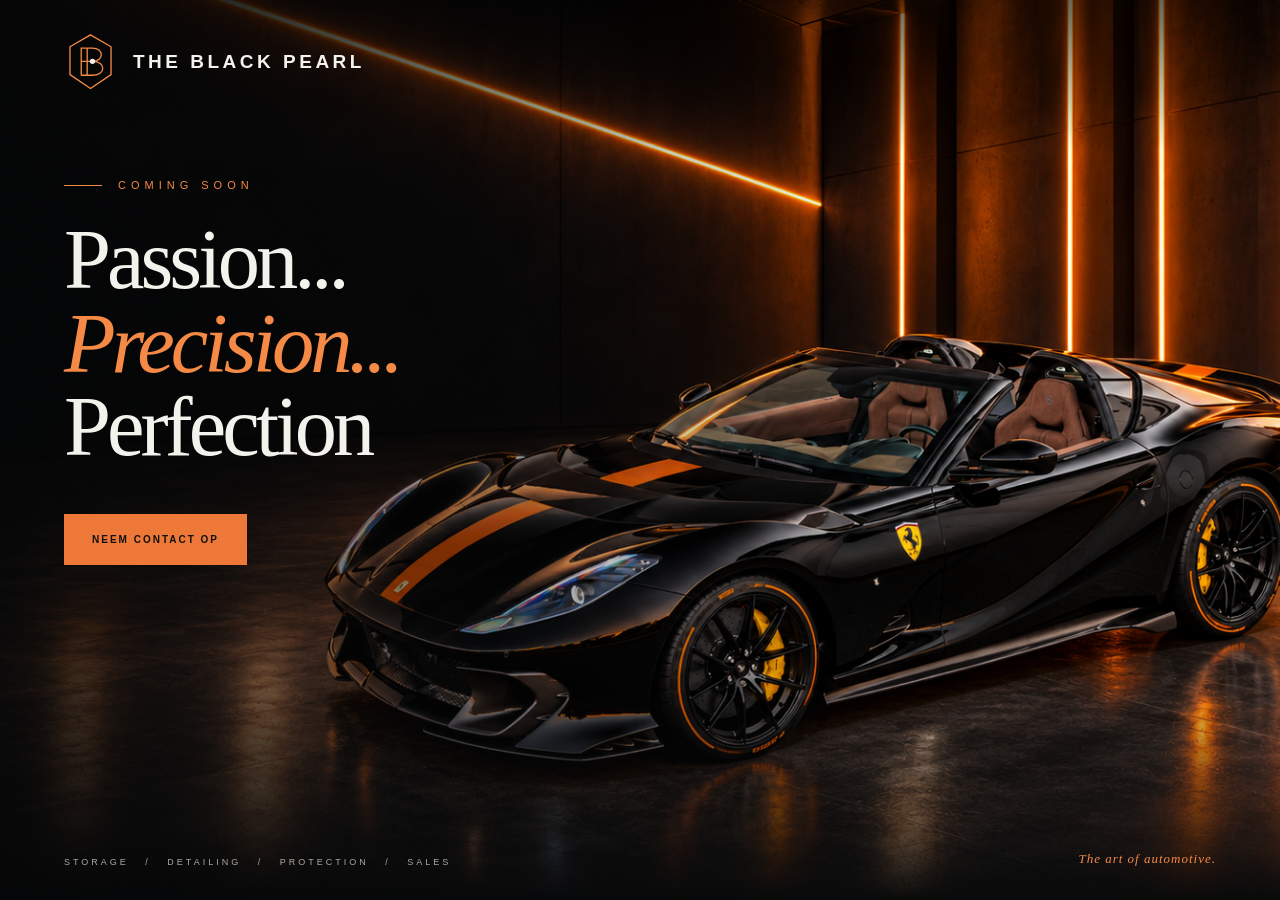
<file: index.html>
<!doctype html>
<html lang="nl"><head><meta charset="utf-8"><meta name="viewport" content="width=device-width,initial-scale=1"><title>The Black Pearl — Coming soon</title><link rel="icon" href="assets/coming-soon-mark.svg"><meta name="description" content="Passion... Precision... Perfection. Storage / Detailing / Protection / Sales.">
<link rel="canonical" href="https://theblackpearl.nl/">
<meta property="og:type" content="website">
<meta property="og:site_name" content="The Black Pearl">
<meta property="og:title" content="The Black Pearl — Coming soon">
<meta property="og:description" content="Passion... Precision... Perfection. Storage / Detailing / Protection / Sales.">
<meta property="og:url" content="https://theblackpearl.nl/">
<meta property="og:image" content="https://theblackpearl.nl/assets/the-black-pearl-share-orange.png">
<meta property="og:image:type" content="image/png">
<meta property="og:image:width" content="1731">
<meta property="og:image:height" content="909">
<meta property="og:image:alt" content="The Black Pearl-logo met oranje BP-monogram">
<meta name="twitter:card" content="summary_large_image">
<meta name="twitter:image" content="https://theblackpearl.nl/assets/the-black-pearl-share-orange.png">
<style>
*{box-sizing:border-box}html{background:#090a0b;color:#f4f2ec;font-family:Arial,Helvetica,sans-serif}body{margin:0}a{color:inherit;text-decoration:none}a:focus-visible{outline:2px solid #fb792e;outline-offset:6px}.stage{min-height:790px;height:100svh;position:relative;isolation:isolate;overflow:hidden;background:#0b0b0c}.scene{position:absolute;inset:0;z-index:-3;width:100%;height:100%;object-fit:cover;object-position:center 58%}.shade{position:absolute;inset:0;z-index:-2;background:linear-gradient(90deg,rgba(5,6,7,.87),rgba(5,6,7,.3) 44%,transparent 70%),linear-gradient(0deg,#090a0b 0%,transparent 24%,transparent 83%,rgba(0,0,0,.6))}header{display:flex;align-items:center;justify-content:space-between;padding:32px 5vw}.brand{display:flex;align-items:center;gap:16px}.brand img{height:60px;width:53px}.brand-name{font-size:19px;letter-spacing:3.5px;font-weight:600}.brand small{display:block;font-size:8px;letter-spacing:5px;color:#f58a46;margin-top:9px}.location{font-size:10px;letter-spacing:3px;color:#bbb9b5;text-transform:uppercase}.location:before{content:'';display:inline-block;width:6px;height:6px;border-radius:50%;background:#f87b33;margin-right:12px;box-shadow:0 0 18px #fb762d}main{margin:55px 0 0 5vw;max-width:600px}.eyebrow{display:flex;align-items:center;gap:16px;color:#f58a46;letter-spacing:5px;font-size:11px;text-transform:uppercase}.eyebrow:before{content:'';width:38px;height:1px;background:#f58a46}h1{font-family:Georgia,'Times New Roman',serif;font-weight:400;letter-spacing:-4px;font-size:clamp(66px,6.6vw,100px);line-height:.99;margin:27px 0 26px}h1 em{font-weight:400;color:#f58a46}p{font-size:14px;line-height:1.9;color:#b7b7b6;max-width:330px}.cta{display:inline-flex;align-items:center;justify-content:center;background:#ee7837;color:#101010;font-size:10px;letter-spacing:2px;font-weight:bold;padding:19px 27px;margin-top:19px;border:1px solid #ee7837;transition:background .2s}.cta:hover{background:#ff9a60}.services{position:absolute;bottom:33px;left:5vw;right:5vw;display:flex;justify-content:space-between;align-items:end}.services span{font-size:9px;letter-spacing:3px;color:#aaa9a5}.services .number{font-family:Georgia,serif;font-style:italic;font-size:13px;color:#f58a46;letter-spacing:1px}.contact{min-height:145px;display:grid;grid-template-columns:1fr;align-items:center;padding:30px 5vw;gap:30px;border-top:1px solid #29231f;background:#0d0e10}.contact section+section{border-left:1px solid #292a2b;padding-left:30px}.label{display:block;color:#8e8e8c;letter-spacing:2.5px;font-size:8px;text-transform:uppercase;margin-bottom:12px}.details{font-size:12px;line-height:1.8;color:#dddcd7}.details a:hover{color:#fb8b4a}.copyright{display:flex;justify-content:space-between;padding:16px 5vw;color:#686969;letter-spacing:1px;font-size:8px;border-top:1px solid #1c1d1f}.copyright span:last-child{color:#b77650}
@media(min-width:1600px){main{margin-top:9vh}.stage{min-height:850px}}@media(max-width:800px){.stage{height:850px;min-height:850px}.scene{object-position:63% center}.shade{background:linear-gradient(0deg,#090a0b,transparent 40%),linear-gradient(90deg,rgba(0,0,0,.65),rgba(0,0,0,.12)),linear-gradient(180deg,rgba(0,0,0,.75),transparent 70%)}header{padding:25px 6vw}.brand-name{font-size:14px;letter-spacing:2px}.brand small{font-size:7px;letter-spacing:3px}.brand img{height:48px;width:43px}.location{display:none}main{margin:45px 6vw 0}h1{font-size:70px;letter-spacing:-3px}.services{left:6vw;right:6vw;gap:22px;flex-direction:column;align-items:start}.services span{font-size:8px;letter-spacing:2px}.contact{grid-template-columns:1fr 1fr;padding:28px 6vw;gap:26px}.contact section+section{padding-left:0;border:0}.details{font-size:11px}.copyright{padding:18px 6vw;gap:20px;font-size:7px}.copyright span:last-child{display:none}}@media(prefers-reduced-motion:reduce){*{transition:none!important}}
</style></head><body>
<div class="stage"><img class="scene" src="assets/ferrari-wide-orange-studio.png" alt="Zwarte Ferrari 812 Competizione A met oranje strepen in een donkere studio met oranje verlichting"><div class="shade"></div>
<header><a class="brand" href="#" aria-label="The Black Pearl"><img src="assets/coming-soon-mark.svg" alt=""><span class="brand-name">THE BLACK PEARL</span></a></header>
<main><div class="eyebrow">Coming soon</div><h1>Passion...<br><em>Precision...</em><br>Perfection</h1><a class="cta" href="https://wa.me/31626056108?text=The%20Blackpearl" target="_blank" rel="noopener">NEEM CONTACT OP</a></main>
<div class="services"><span>STORAGE &nbsp; / &nbsp; DETAILING &nbsp; / &nbsp; PROTECTION &nbsp; / &nbsp; SALES</span><span class="number">The art of automotive.</span></div></div>

</body></html>
</file>
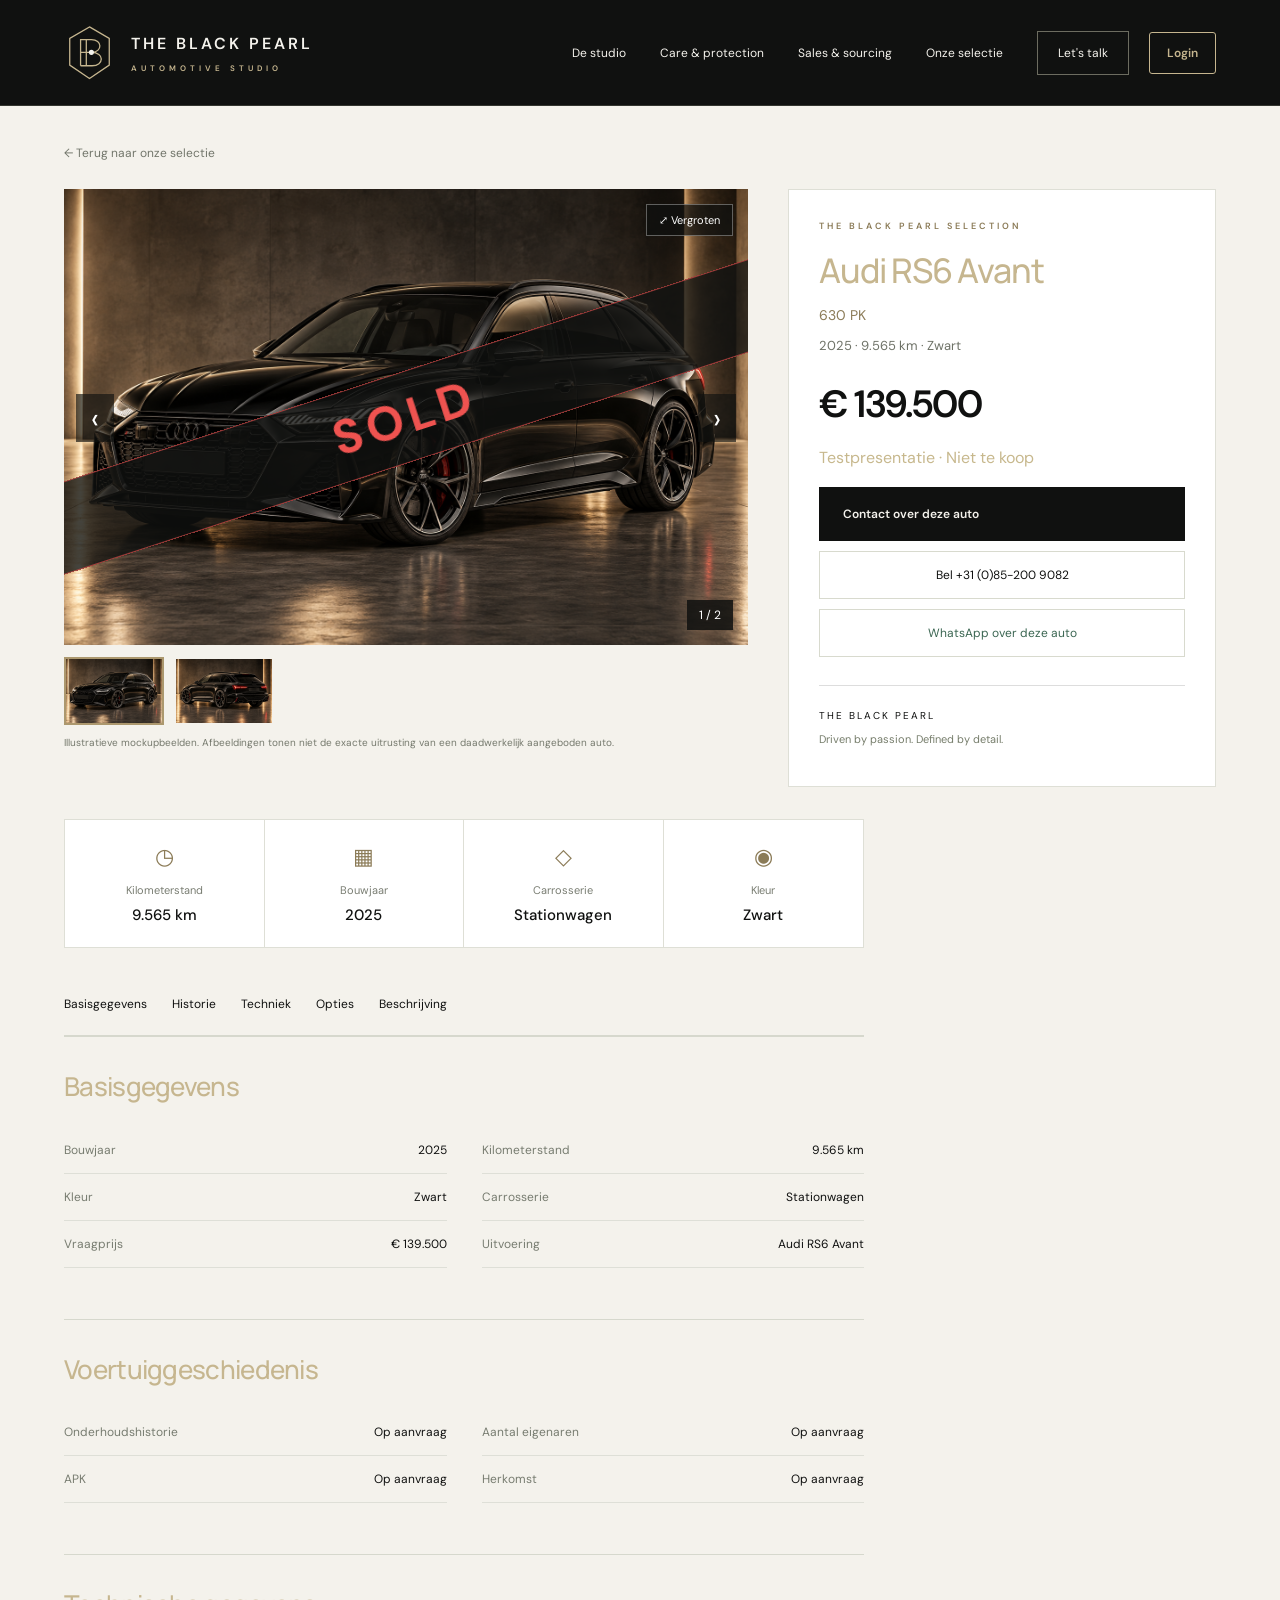
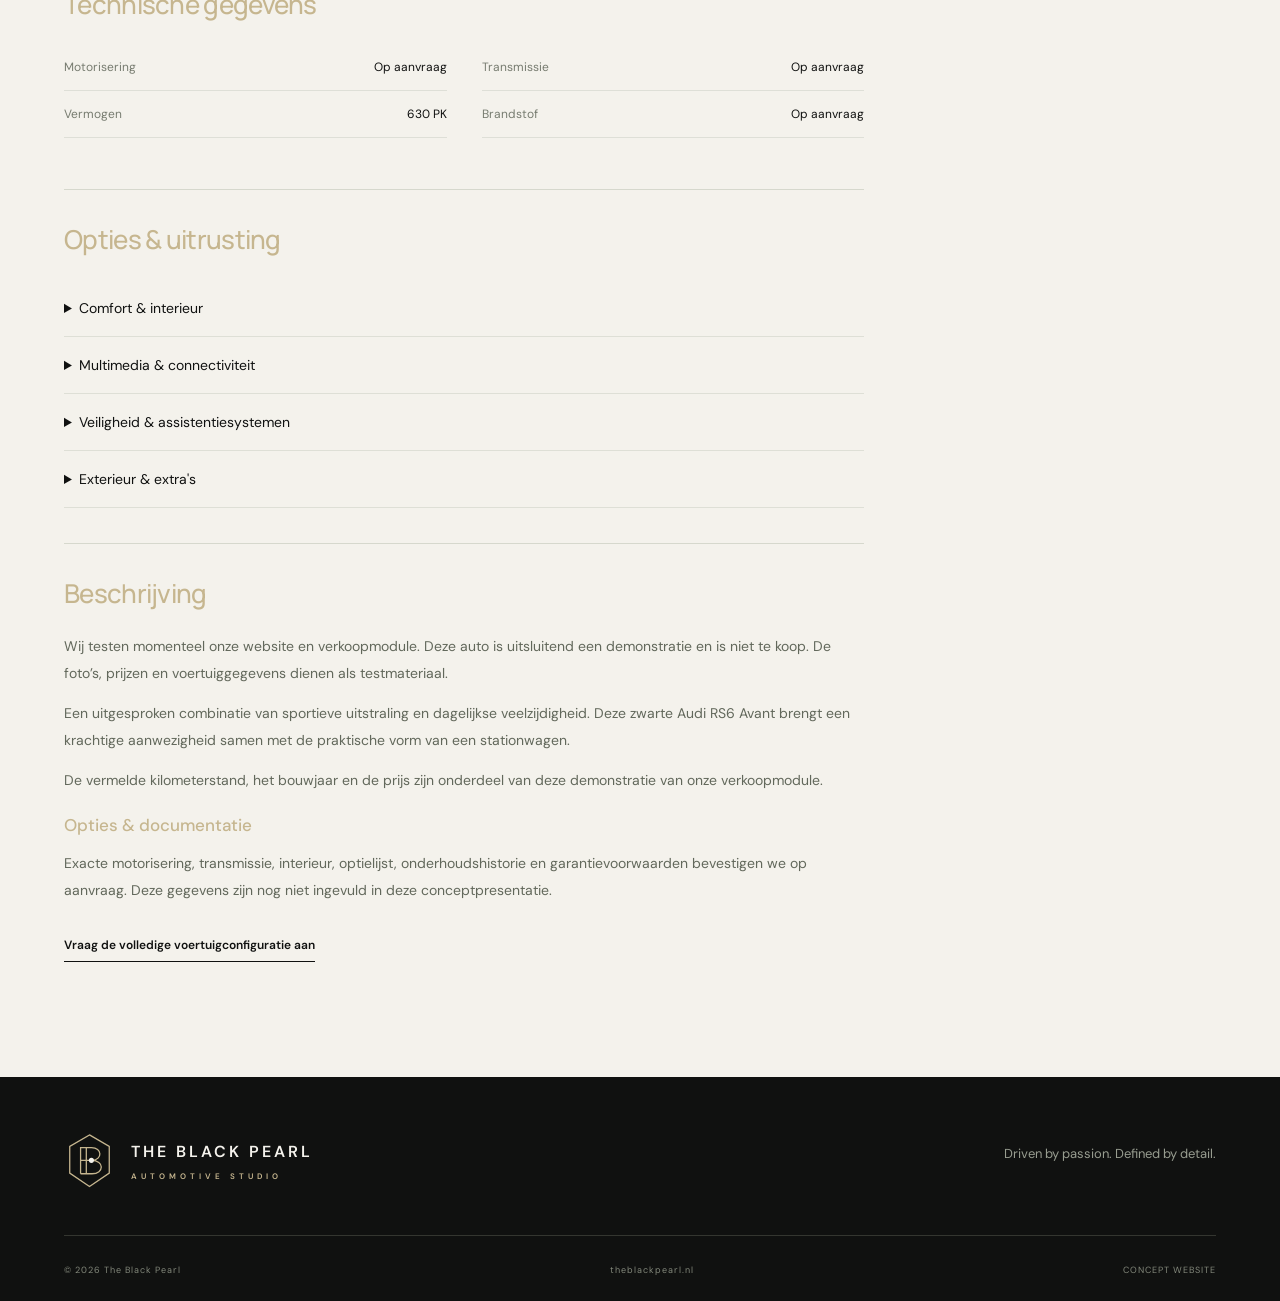
<file: audi-rs6.html>
<!doctype html><html lang="nl"><head><meta charset="utf-8"><meta name="viewport" content="width=device-width,initial-scale=1"><title>Audi RS6 Avant | The Black Pearl</title><meta name="description" content="Audi RS6 Avant, 2025, 9.565 km, € 139.500. Bekijk de selectie van The Black Pearl."><link rel="icon" href="assets/mark.svg"><link rel="stylesheet" href="style.css"><link rel="canonical" href="https://theblackpearl.nl/audi-rs6.html"><meta property="og:type" content="website"><meta property="og:site_name" content="The Black Pearl"><meta property="og:title" content="Audi RS6 Avant | The Black Pearl"><meta property="og:description" content="Audi RS6 Avant, 2025, 9.565 km, € 139.500. Bekijk de selectie van The Black Pearl."><meta property="og:url" content="https://theblackpearl.nl/audi-rs6.html"><meta property="og:image" content="https://theblackpearl.nl/assets/the-black-pearl-share-logo.jpg"><meta property="og:image:width" content="1200"><meta property="og:image:height" content="630"><meta property="og:image:alt" content="The Black Pearl Automotive Studio — Driven by passion. Defined by detail."><meta name="twitter:card" content="summary_large_image"><meta name="twitter:image" content="https://theblackpearl.nl/assets/the-black-pearl-share-logo.jpg"></head><body class="vehicle-page"><header><a class="brand" href="index.html#" aria-label="The Black Pearl homepage"><img src="assets/mark.svg" alt=""><span>THE BLACK PEARL<small>AUTOMOTIVE STUDIO</small></span></a><button class="menu" aria-label="Menu openen" aria-expanded="false">☰</button><nav><a href="index.html#studio">De studio</a><a href="index.html#care">Care & protection</a><a href="index.html#selection">Sales & sourcing</a><a href="index.html#collection">Onze selectie</a><a class="nav-cta" href="index.html#contact">Let's talk </a></nav><a class="header-login" href="beheer.html" aria-label="Inloggen voor autobeheer">Login</a></header><main class="vehicle-main"><a class="back-link" href="index.html#collection">← Terug naar onze selectie</a><div class="vehicle-layout"><div><div class="vehicle-gallery"><span class="not-for-sale">SOLD</span><button class="expand-gallery" aria-label="Foto vergroten">⤢ Vergroten</button><img id="gallery-main" src="assets/car-1.png" alt="Audi RS6 Avant zwarte exterieurmockup"><button class="gallery-prev" aria-label="Vorige foto">‹</button><button class="gallery-next" aria-label="Volgende foto">›</button><span class="photo-count">1 / 2</span></div><div class="thumbnails"><button data-photo="assets/car-1.png" class="active" aria-label="Vooraanzicht"><img src="assets/car-1.png" alt="Vooraanzicht"></button><button data-photo="assets/car-1-rear.png" aria-label="Achteraanzicht"><img src="assets/car-1-rear.png" alt="Achteraanzicht"></button></div><p class="gallery-note">Illustratieve mockupbeelden. Afbeeldingen tonen niet de exacte uitrusting van een daadwerkelijk aangeboden auto.</p></div><aside class="vehicle-offer"><p class="eyebrow">THE BLACK PEARL SELECTION</p><h1>Audi RS6 Avant</h1><p class="power-line">630 PK</p><p class="offer-spec">2025 · 9.565 km · Zwart</p><p class="offer-price">€ 139.500</p><p class="demo-notice">Testpresentatie · Niet te koop</p><a class="button light" href="mailto:info@theblackpearl.nl?subject=Interesse%20in%20Audi%20RS6%20Avant">Contact over deze auto</a><a class="offer-phone" href="tel:+31852009082">Bel +31 (0)85-200 9082</a><a class="offer-wa" href="https://wa.me/31852009082?text=Ik%20heb%20interesse%20in%20Audi%20RS6%20Avant" target="_blank" rel="noopener">WhatsApp over deze auto</a><p class="dealer">THE BLACK PEARL<br><span>Driven by passion. Defined by detail.</span></p></aside></div><div class="quick-facts"><div><span>◷</span><small>Kilometerstand</small><strong>9.565 km</strong></div><div><span>▦</span><small>Bouwjaar</small><strong>2025</strong></div><div><span>◇</span><small>Carrosserie</small><strong>Stationwagen</strong></div><div><span>◉</span><small>Kleur</small><strong>Zwart</strong></div></div><nav class="detail-tabs" aria-label="Voertuiginformatie"><a href="#basis">Basisgegevens</a><a href="#history">Historie</a><a href="#technical">Techniek</a><a href="#options">Opties</a><a href="#description">Beschrijving</a></nav><div class="vehicle-information"><section id="basis"><h2>Basisgegevens</h2><dl class="vehicle-facts"><div><dt>Bouwjaar</dt><dd>2025</dd></div><div><dt>Kilometerstand</dt><dd>9.565 km</dd></div><div><dt>Kleur</dt><dd>Zwart</dd></div><div><dt>Carrosserie</dt><dd>Stationwagen</dd></div><div><dt>Vraagprijs</dt><dd>€ 139.500</dd></div><div><dt>Uitvoering</dt><dd>Audi RS6 Avant</dd></div></dl></section><section id="history"><h2>Voertuiggeschiedenis</h2><dl class="vehicle-facts"><div><dt>Onderhoudshistorie</dt><dd>Op aanvraag</dd></div><div><dt>Aantal eigenaren</dt><dd>Op aanvraag</dd></div><div><dt>APK</dt><dd>Op aanvraag</dd></div><div><dt>Herkomst</dt><dd>Op aanvraag</dd></div></dl></section><section id="technical"><h2>Technische gegevens</h2><dl class="vehicle-facts"><div><dt>Motorisering</dt><dd>Op aanvraag</dd></div><div><dt>Transmissie</dt><dd>Op aanvraag</dd></div><div><dt>Vermogen</dt><dd>630 PK</dd></div><div><dt>Brandstof</dt><dd>Op aanvraag</dd></div></dl></section><section id="options"><h2>Opties & uitrusting</h2><details><summary>Comfort & interieur</summary><p>De volledige uitrusting en interieurconfiguratie worden op aanvraag bevestigd.</p></details><details><summary>Multimedia & connectiviteit</summary><p>Vraag de voertuigspecifieke optielijst op voor de aanwezige multimediafuncties.</p></details><details><summary>Veiligheid & assistentiesystemen</summary><p>De aanwezige assistentie- en veiligheidssystemen worden per voertuig bevestigd.</p></details><details><summary>Exterieur & extra's</summary><p>Wielen, pakketten en overige extra's worden opgenomen in de definitieve voertuigconfiguratie.</p></details></section><section id="description"><h2>Beschrijving</h2><p class="demo-notice">Wij testen momenteel onze website en verkoopmodule. Deze auto is uitsluitend een demonstratie en is niet te koop. De foto’s, prijzen en voertuiggegevens dienen als testmateriaal.</p><p>Een uitgesproken combinatie van sportieve uitstraling en dagelijkse veelzijdigheid. Deze zwarte Audi RS6 Avant brengt een krachtige aanwezigheid samen met de praktische vorm van een stationwagen.</p><p>De vermelde kilometerstand, het bouwjaar en de prijs zijn onderdeel van deze demonstratie van onze verkoopmodule.</p><h3>Opties & documentatie</h3><p>Exacte motorisering, transmissie, interieur, optielijst, onderhoudshistorie en garantievoorwaarden bevestigen we op aanvraag. Deze gegevens zijn nog niet ingevuld in deze conceptpresentatie.</p><a class="text-link" href="mailto:info@theblackpearl.nl?subject=Interesse%20in%20Audi%20RS6%20Avant">Vraag de volledige voertuigconfiguratie aan</a></section></div></main><footer><a class="brand" href="index.html#"><img src="assets/mark.svg" alt=""><span>THE BLACK PEARL<small>AUTOMOTIVE STUDIO</small></span></a><p>Driven by passion. Defined by detail.</p><div class="footer-bottom"><span>© 2026 The Black Pearl</span><span>theblackpearl.nl</span><span>CONCEPT WEBSITE</span></div></footer><dialog class="gallery-lightbox"><button class="lightbox-close" aria-label="Sluiten">×</button><img alt="Vergrote voertuigmockup"></dialog><div class="mobile-contact"><a href="tel:+31852009082">Bellen</a><a href="mailto:info@theblackpearl.nl?subject=Interesse%20in%20Audi%20RS6%20Avant">E-mail</a><a href="https://wa.me/31852009082" target="_blank" rel="noopener">WhatsApp</a></div><script src="vehicle.js"></script></body></html>
</file>
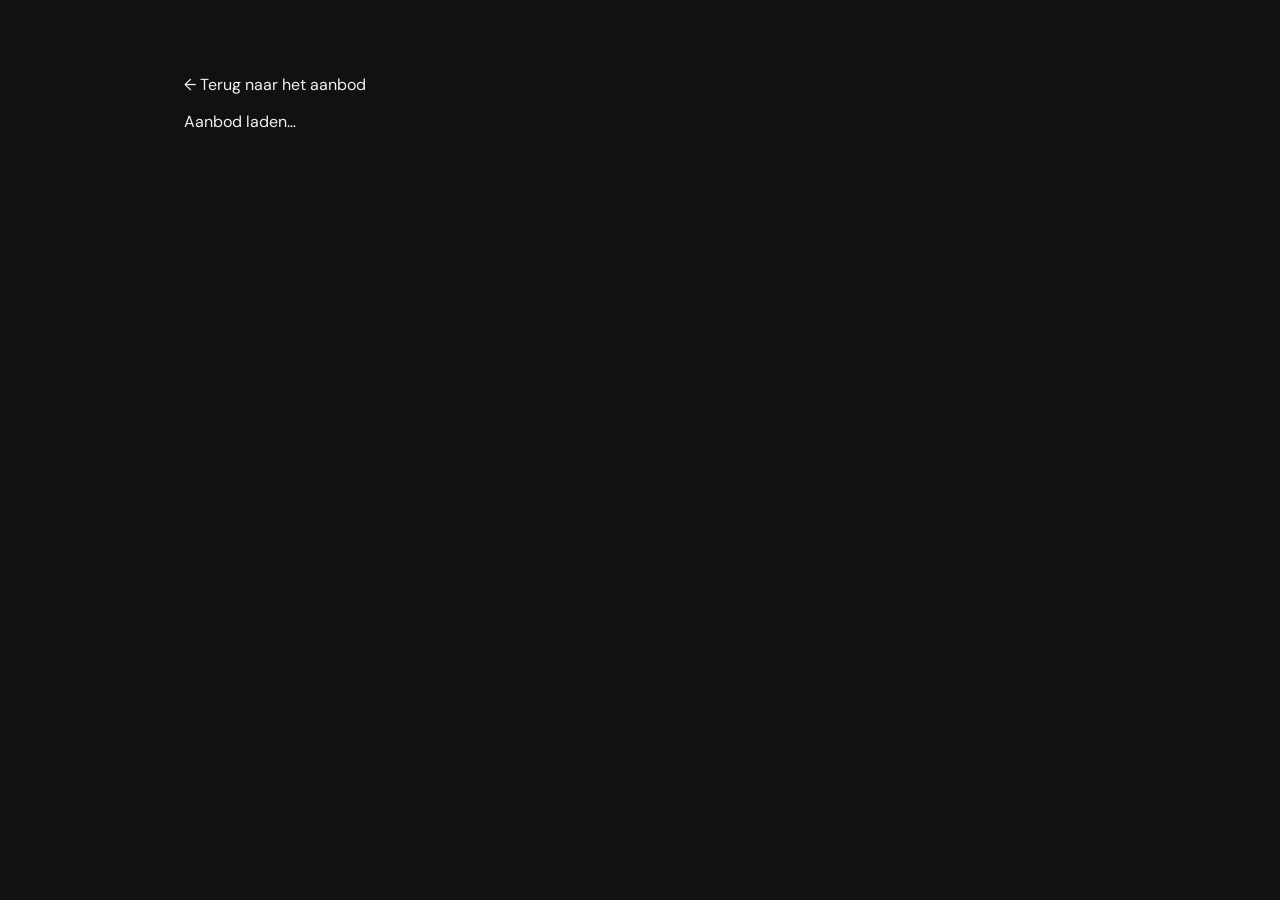
<file: auto.html>
<!doctype html><html lang="nl"><head><meta charset="utf-8"><meta name="viewport" content="width=device-width,initial-scale=1"><title>Auto — The Black Pearl</title><link rel="icon" href="assets/mark.svg"><link rel="stylesheet" href="style.css"><link rel="stylesheet" href="beheer.css"></head><body><main class="admin"><a href="index.html#collection">← Terug naar het aanbod</a><section id="car"><p>Aanbod laden…</p></section></main><script type="module" src="auto.js"></script></body></html>
</file>
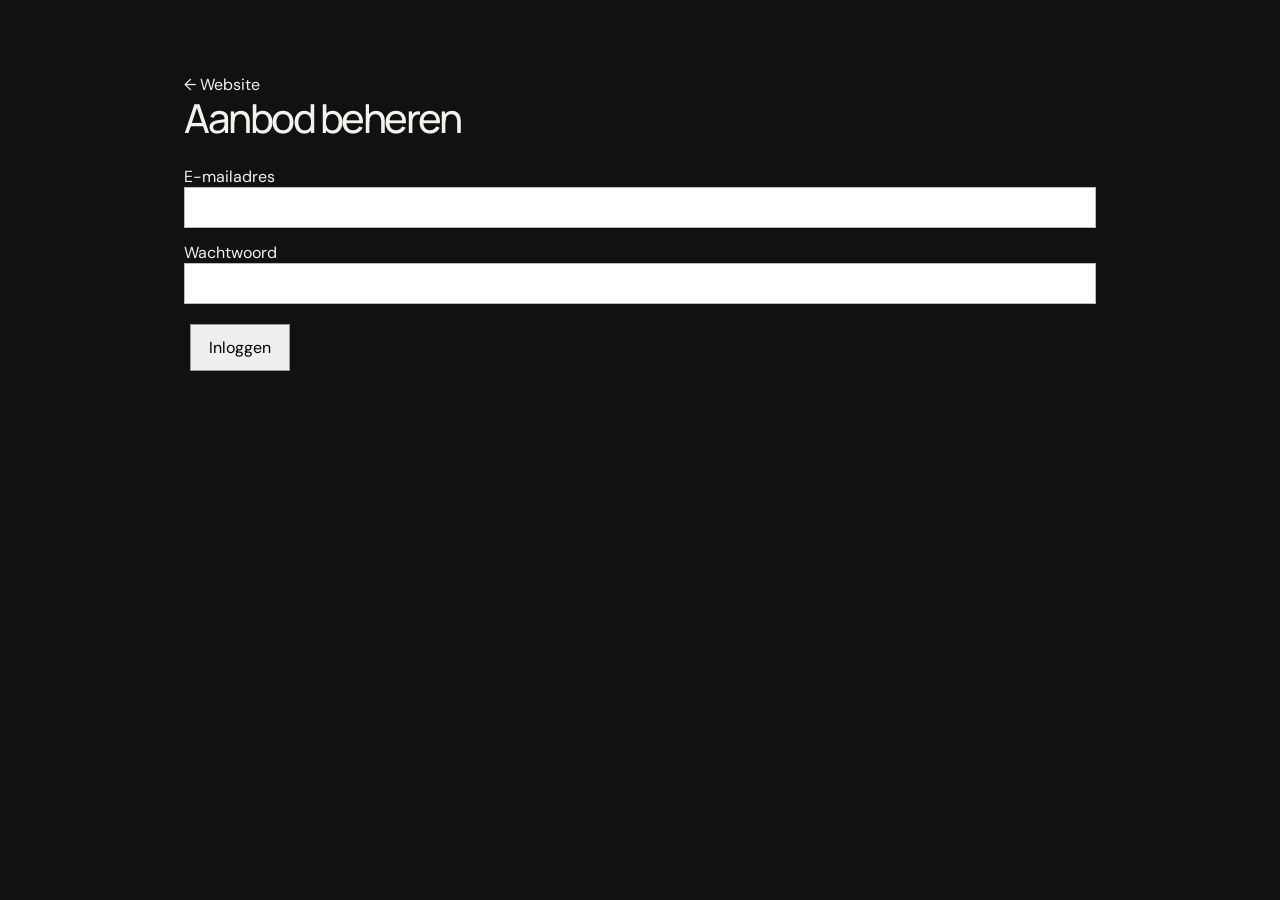
<file: beheer.html>
<!doctype html><html lang="nl"><meta charset="utf-8"><meta name="viewport" content="width=device-width,initial-scale=1"><meta name="robots" content="noindex"><title>Aanbod beheren — The Black Pearl</title><link rel="icon" href="assets/mark.svg"><link rel="stylesheet" href="style.css"><link rel="stylesheet" href="beheer.css"><body><main class="admin"><a href="index.html">← Website</a><h1>Aanbod beheren</h1><p id="notice" role="status"></p><form id="login"><label>E-mailadres<input type="email" id="email" required autocomplete="username"></label><label>Wachtwoord<input type="password" id="password" required autocomplete="current-password"></label><button>Inloggen</button></form><section id="workspace" hidden><button id="logout">Uitloggen</button><button id="new">Nieuwe auto</button><div id="list"></div><form id="editor"><h2>Autogegevens</h2><div id="fields"></div><label>Beschrijving<textarea name="description" rows="6"></textarea></label><label>Opties & uitrusting<textarea name="options" rows="5"></textarea></label><label>Status<select name="status"><option>Te koop</option><option>Gereserveerd</option><option>Verkocht</option></select></label><label><input type="checkbox" name="published"> Publiceren op website</label><h3>Foto’s</h3><p>De eerste foto is de hoofdfoto. Verplaats met de pijlen. Maximaal 10 MB per foto.</p><input id="uploads" type="file" accept="image/jpeg,image/png,image/webp" multiple><div id="photos"></div><button id="save">Opslaan</button><p>Om een auto te verwijderen uit het aanbod: zet Publiceren uit en sla op.</p></form></section></main><script type="module" src="beheer.js"></script></body></html>
</file>
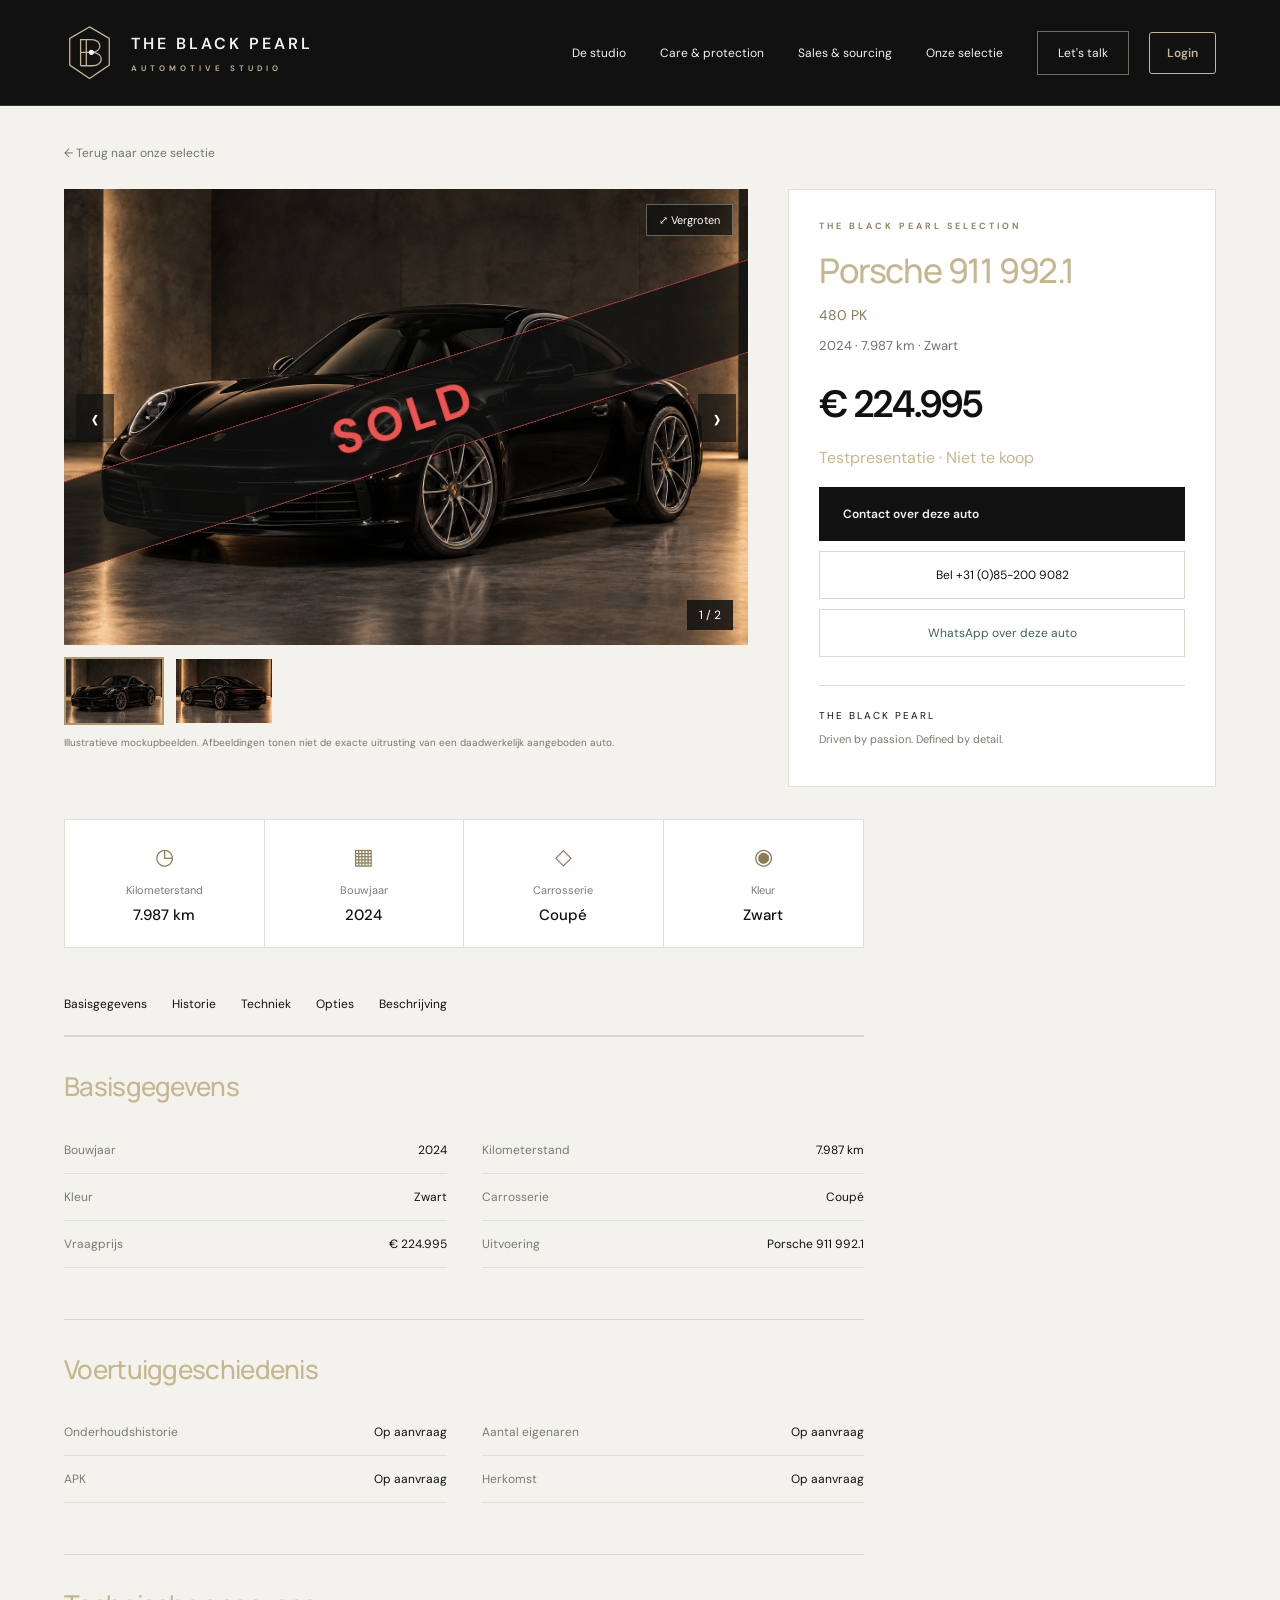
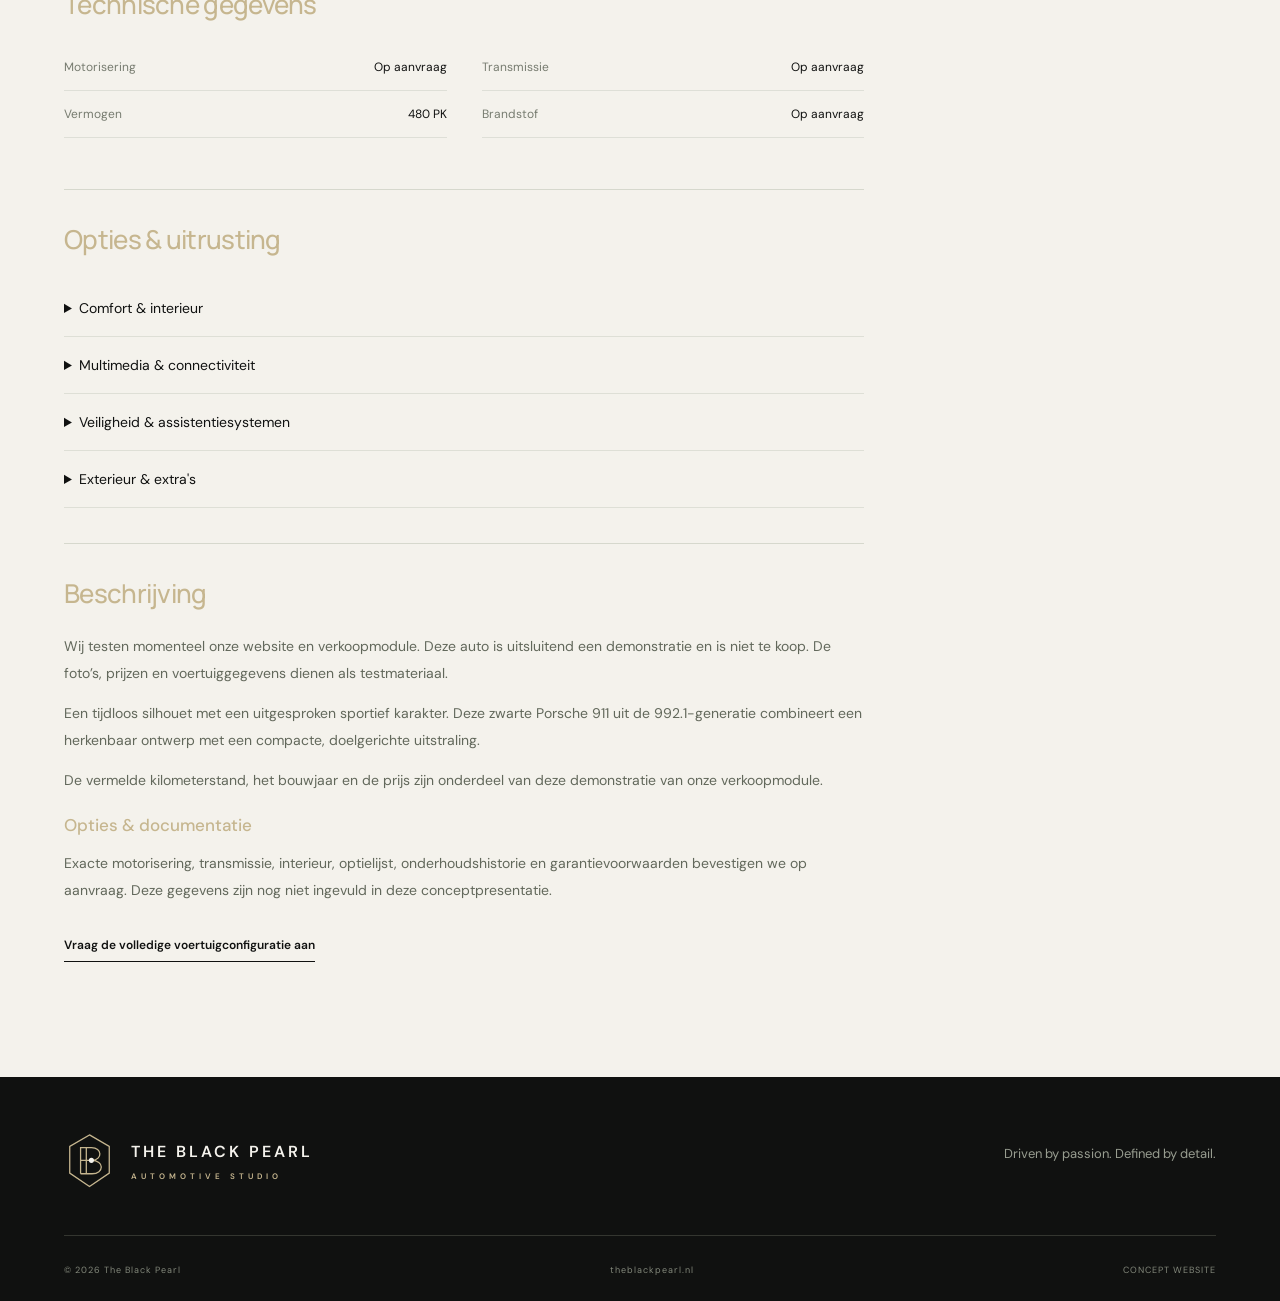
<file: porsche-992-1.html>
<!doctype html><html lang="nl"><head><meta charset="utf-8"><meta name="viewport" content="width=device-width,initial-scale=1"><title>Porsche 911 992.1 | The Black Pearl</title><meta name="description" content="Porsche 911 992.1, 2024, 7.987 km, € 224.995. Bekijk de selectie van The Black Pearl."><link rel="icon" href="assets/mark.svg"><link rel="stylesheet" href="style.css"><link rel="canonical" href="https://theblackpearl.nl/porsche-992-1.html"><meta property="og:type" content="website"><meta property="og:site_name" content="The Black Pearl"><meta property="og:title" content="Porsche 911 992.1 | The Black Pearl"><meta property="og:description" content="Porsche 911 992.1, 2024, 7.987 km, € 224.995. Bekijk de selectie van The Black Pearl."><meta property="og:url" content="https://theblackpearl.nl/porsche-992-1.html"><meta property="og:image" content="https://theblackpearl.nl/assets/the-black-pearl-share-logo.jpg"><meta property="og:image:width" content="1200"><meta property="og:image:height" content="630"><meta property="og:image:alt" content="The Black Pearl Automotive Studio — Driven by passion. Defined by detail."><meta name="twitter:card" content="summary_large_image"><meta name="twitter:image" content="https://theblackpearl.nl/assets/the-black-pearl-share-logo.jpg"></head><body class="vehicle-page"><header><a class="brand" href="index.html#" aria-label="The Black Pearl homepage"><img src="assets/mark.svg" alt=""><span>THE BLACK PEARL<small>AUTOMOTIVE STUDIO</small></span></a><button class="menu" aria-label="Menu openen" aria-expanded="false">☰</button><nav><a href="index.html#studio">De studio</a><a href="index.html#care">Care & protection</a><a href="index.html#selection">Sales & sourcing</a><a href="index.html#collection">Onze selectie</a><a class="nav-cta" href="index.html#contact">Let's talk </a></nav><a class="header-login" href="beheer.html" aria-label="Inloggen voor autobeheer">Login</a></header><main class="vehicle-main"><a class="back-link" href="index.html#collection">← Terug naar onze selectie</a><div class="vehicle-layout"><div><div class="vehicle-gallery"><span class="not-for-sale">SOLD</span><button class="expand-gallery" aria-label="Foto vergroten">⤢ Vergroten</button><img id="gallery-main" src="assets/car-0.png" alt="Porsche 911 992.1 zwarte exterieurmockup"><button class="gallery-prev" aria-label="Vorige foto">‹</button><button class="gallery-next" aria-label="Volgende foto">›</button><span class="photo-count">1 / 2</span></div><div class="thumbnails"><button data-photo="assets/car-0.png" class="active" aria-label="Vooraanzicht"><img src="assets/car-0.png" alt="Vooraanzicht"></button><button data-photo="assets/car-0-rear.png" aria-label="Achteraanzicht"><img src="assets/car-0-rear.png" alt="Achteraanzicht"></button></div><p class="gallery-note">Illustratieve mockupbeelden. Afbeeldingen tonen niet de exacte uitrusting van een daadwerkelijk aangeboden auto.</p></div><aside class="vehicle-offer"><p class="eyebrow">THE BLACK PEARL SELECTION</p><h1>Porsche 911 992.1</h1><p class="power-line">480 PK</p><p class="offer-spec">2024 · 7.987 km · Zwart</p><p class="offer-price">€ 224.995</p><p class="demo-notice">Testpresentatie · Niet te koop</p><a class="button light" href="mailto:info@theblackpearl.nl?subject=Interesse%20in%20Porsche%20911%20992.1">Contact over deze auto</a><a class="offer-phone" href="tel:+31852009082">Bel +31 (0)85-200 9082</a><a class="offer-wa" href="https://wa.me/31852009082?text=Ik%20heb%20interesse%20in%20Porsche%20911%20992.1" target="_blank" rel="noopener">WhatsApp over deze auto</a><p class="dealer">THE BLACK PEARL<br><span>Driven by passion. Defined by detail.</span></p></aside></div><div class="quick-facts"><div><span>◷</span><small>Kilometerstand</small><strong>7.987 km</strong></div><div><span>▦</span><small>Bouwjaar</small><strong>2024</strong></div><div><span>◇</span><small>Carrosserie</small><strong>Coupé</strong></div><div><span>◉</span><small>Kleur</small><strong>Zwart</strong></div></div><nav class="detail-tabs" aria-label="Voertuiginformatie"><a href="#basis">Basisgegevens</a><a href="#history">Historie</a><a href="#technical">Techniek</a><a href="#options">Opties</a><a href="#description">Beschrijving</a></nav><div class="vehicle-information"><section id="basis"><h2>Basisgegevens</h2><dl class="vehicle-facts"><div><dt>Bouwjaar</dt><dd>2024</dd></div><div><dt>Kilometerstand</dt><dd>7.987 km</dd></div><div><dt>Kleur</dt><dd>Zwart</dd></div><div><dt>Carrosserie</dt><dd>Coupé</dd></div><div><dt>Vraagprijs</dt><dd>€ 224.995</dd></div><div><dt>Uitvoering</dt><dd>Porsche 911 992.1</dd></div></dl></section><section id="history"><h2>Voertuiggeschiedenis</h2><dl class="vehicle-facts"><div><dt>Onderhoudshistorie</dt><dd>Op aanvraag</dd></div><div><dt>Aantal eigenaren</dt><dd>Op aanvraag</dd></div><div><dt>APK</dt><dd>Op aanvraag</dd></div><div><dt>Herkomst</dt><dd>Op aanvraag</dd></div></dl></section><section id="technical"><h2>Technische gegevens</h2><dl class="vehicle-facts"><div><dt>Motorisering</dt><dd>Op aanvraag</dd></div><div><dt>Transmissie</dt><dd>Op aanvraag</dd></div><div><dt>Vermogen</dt><dd>480 PK</dd></div><div><dt>Brandstof</dt><dd>Op aanvraag</dd></div></dl></section><section id="options"><h2>Opties & uitrusting</h2><details><summary>Comfort & interieur</summary><p>De volledige uitrusting en interieurconfiguratie worden op aanvraag bevestigd.</p></details><details><summary>Multimedia & connectiviteit</summary><p>Vraag de voertuigspecifieke optielijst op voor de aanwezige multimediafuncties.</p></details><details><summary>Veiligheid & assistentiesystemen</summary><p>De aanwezige assistentie- en veiligheidssystemen worden per voertuig bevestigd.</p></details><details><summary>Exterieur & extra's</summary><p>Wielen, pakketten en overige extra's worden opgenomen in de definitieve voertuigconfiguratie.</p></details></section><section id="description"><h2>Beschrijving</h2><p class="demo-notice">Wij testen momenteel onze website en verkoopmodule. Deze auto is uitsluitend een demonstratie en is niet te koop. De foto’s, prijzen en voertuiggegevens dienen als testmateriaal.</p><p>Een tijdloos silhouet met een uitgesproken sportief karakter. Deze zwarte Porsche 911 uit de 992.1-generatie combineert een herkenbaar ontwerp met een compacte, doelgerichte uitstraling.</p><p>De vermelde kilometerstand, het bouwjaar en de prijs zijn onderdeel van deze demonstratie van onze verkoopmodule.</p><h3>Opties & documentatie</h3><p>Exacte motorisering, transmissie, interieur, optielijst, onderhoudshistorie en garantievoorwaarden bevestigen we op aanvraag. Deze gegevens zijn nog niet ingevuld in deze conceptpresentatie.</p><a class="text-link" href="mailto:info@theblackpearl.nl?subject=Interesse%20in%20Porsche%20911%20992.1">Vraag de volledige voertuigconfiguratie aan</a></section></div></main><footer><a class="brand" href="index.html#"><img src="assets/mark.svg" alt=""><span>THE BLACK PEARL<small>AUTOMOTIVE STUDIO</small></span></a><p>Driven by passion. Defined by detail.</p><div class="footer-bottom"><span>© 2026 The Black Pearl</span><span>theblackpearl.nl</span><span>CONCEPT WEBSITE</span></div></footer><dialog class="gallery-lightbox"><button class="lightbox-close" aria-label="Sluiten">×</button><img alt="Vergrote voertuigmockup"></dialog><div class="mobile-contact"><a href="tel:+31852009082">Bellen</a><a href="mailto:info@theblackpearl.nl?subject=Interesse%20in%20Porsche%20911%20992.1">E-mail</a><a href="https://wa.me/31852009082" target="_blank" rel="noopener">WhatsApp</a></div><script src="vehicle.js"></script></body></html>
</file>
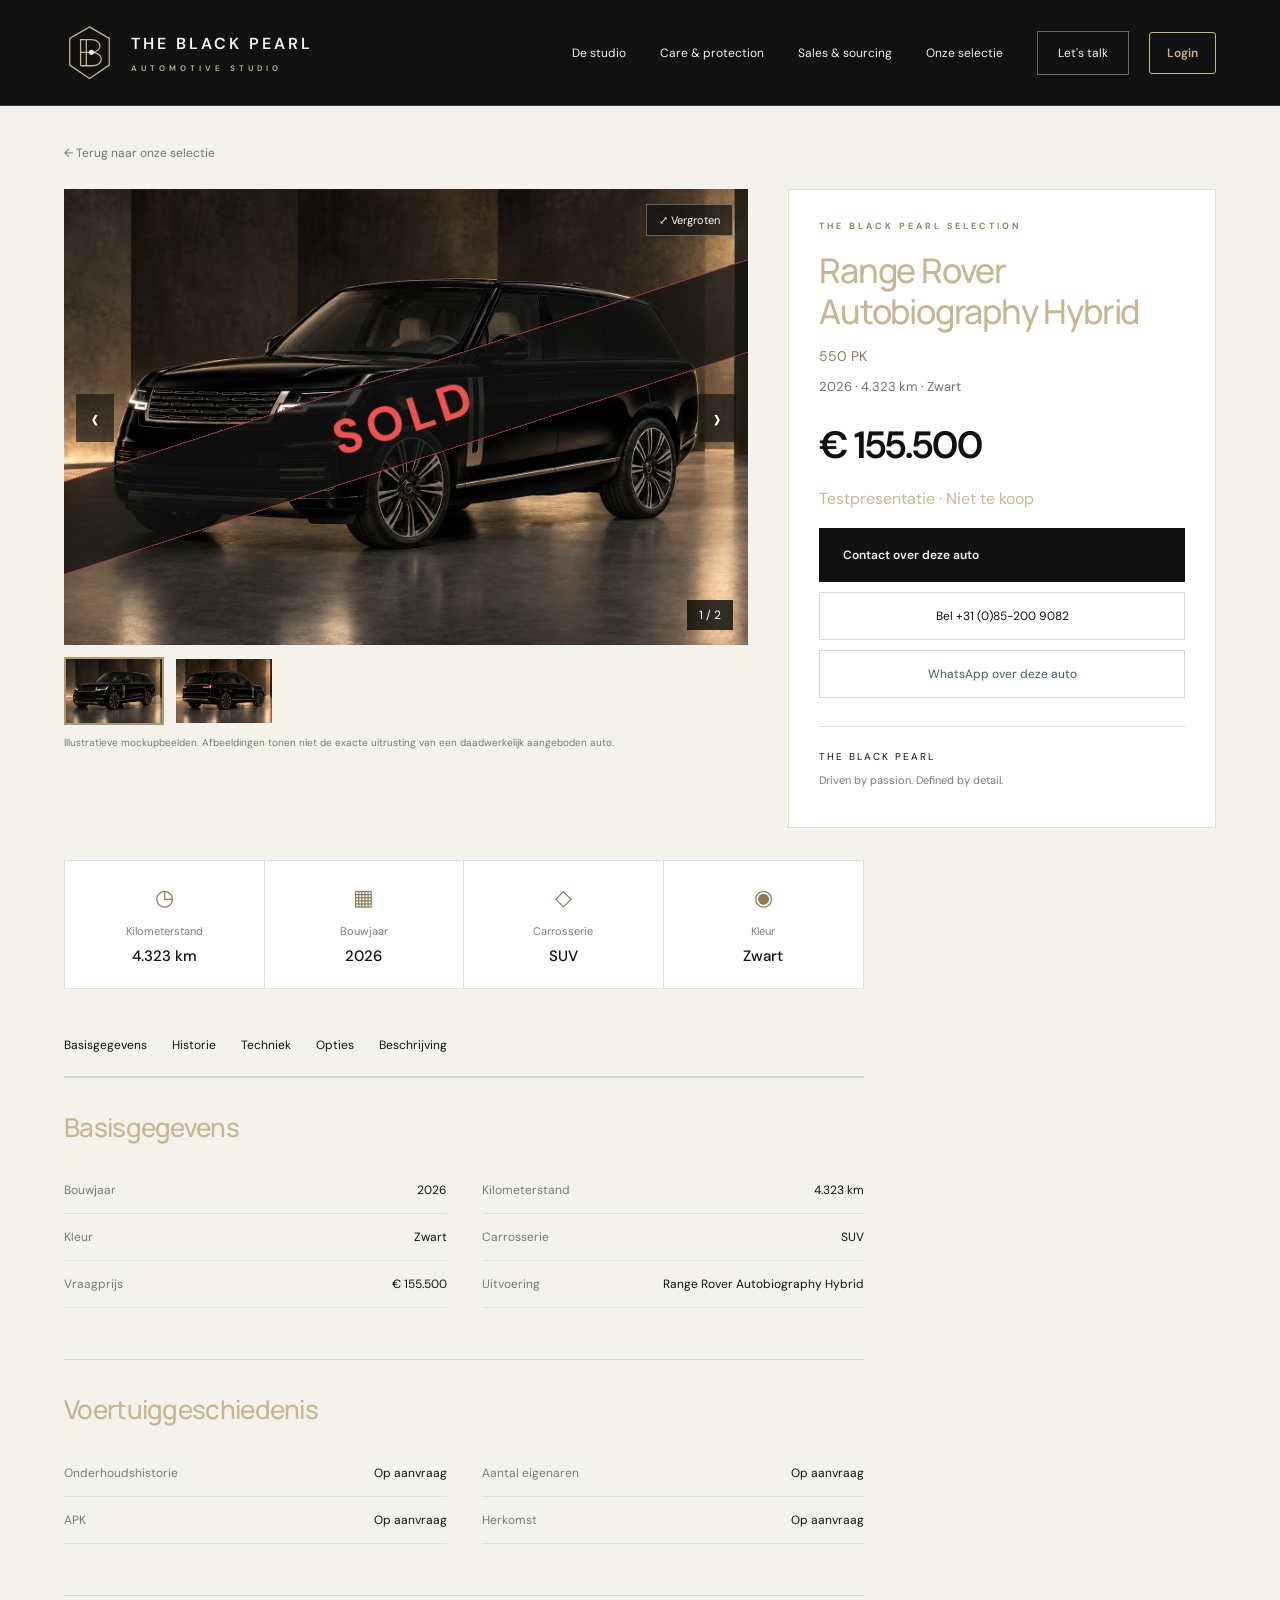
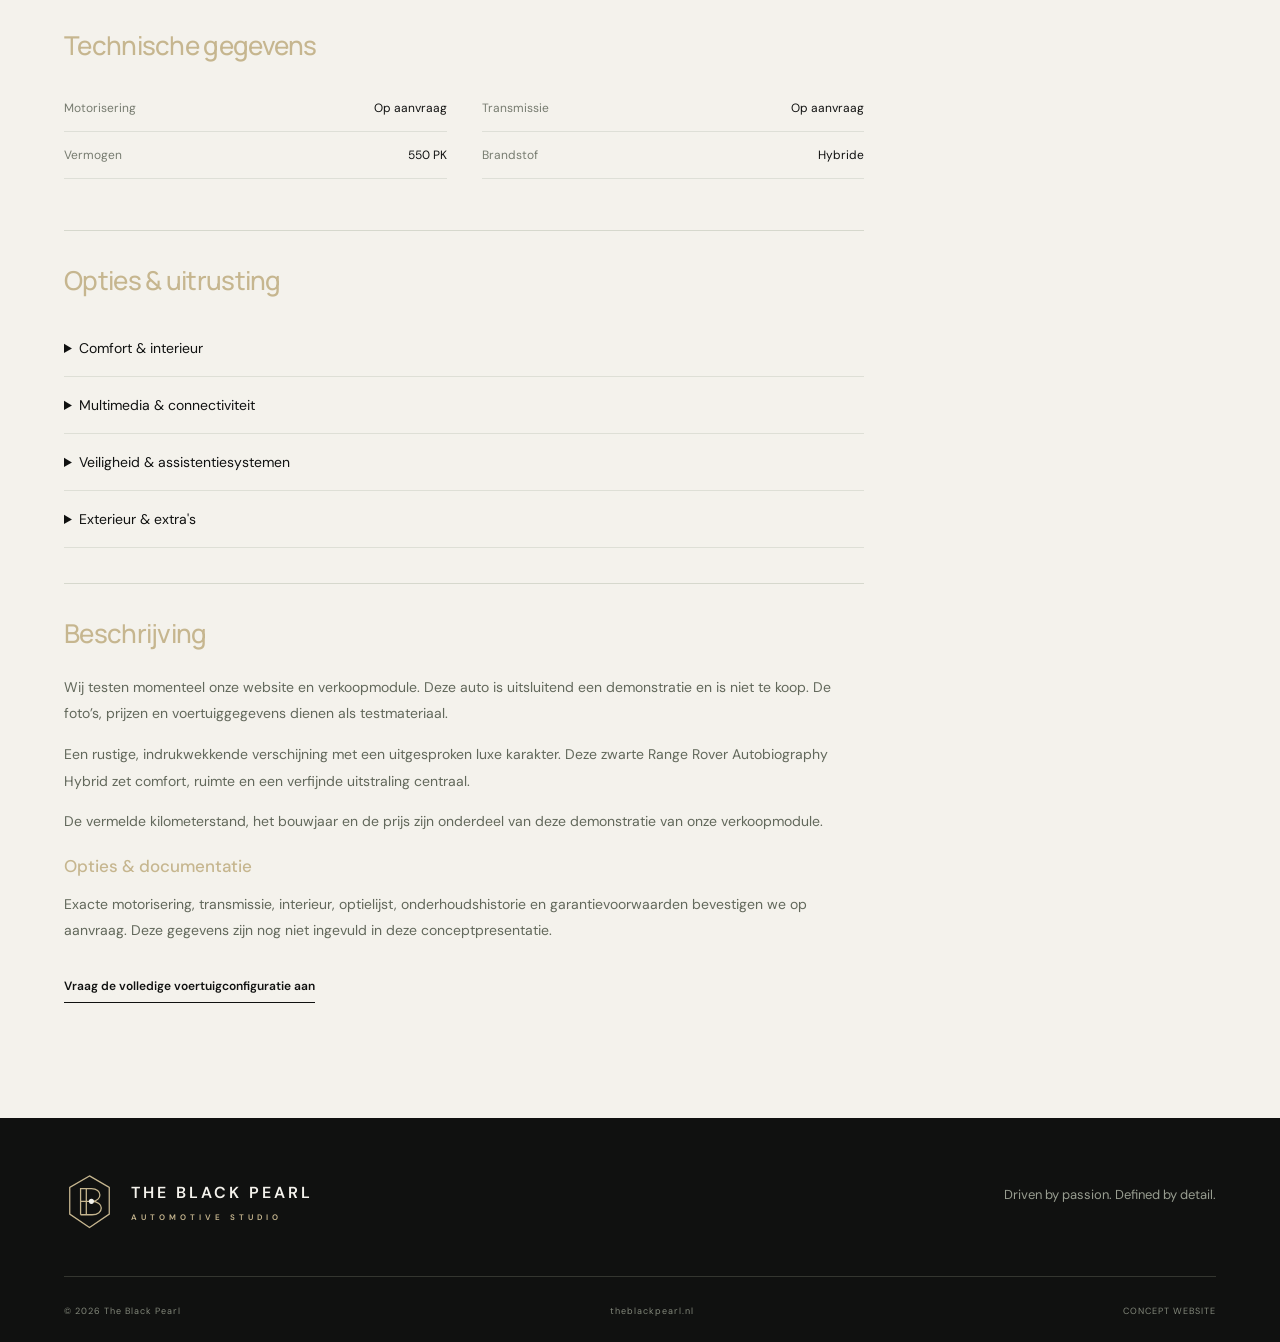
<file: range-rover-autobiography.html>
<!doctype html><html lang="nl"><head><meta charset="utf-8"><meta name="viewport" content="width=device-width,initial-scale=1"><title>Range Rover Autobiography Hybrid | The Black Pearl</title><meta name="description" content="Range Rover Autobiography Hybrid, 2026, 4.323 km, € 155.500. Bekijk de selectie van The Black Pearl."><link rel="icon" href="assets/mark.svg"><link rel="stylesheet" href="style.css"><link rel="canonical" href="https://theblackpearl.nl/range-rover-autobiography.html"><meta property="og:type" content="website"><meta property="og:site_name" content="The Black Pearl"><meta property="og:title" content="Range Rover Autobiography Hybrid | The Black Pearl"><meta property="og:description" content="Range Rover Autobiography Hybrid, 2026, 4.323 km, € 155.500. Bekijk de selectie van The Black Pearl."><meta property="og:url" content="https://theblackpearl.nl/range-rover-autobiography.html"><meta property="og:image" content="https://theblackpearl.nl/assets/the-black-pearl-share-logo.jpg"><meta property="og:image:width" content="1200"><meta property="og:image:height" content="630"><meta property="og:image:alt" content="The Black Pearl Automotive Studio — Driven by passion. Defined by detail."><meta name="twitter:card" content="summary_large_image"><meta name="twitter:image" content="https://theblackpearl.nl/assets/the-black-pearl-share-logo.jpg"></head><body class="vehicle-page"><header><a class="brand" href="index.html#" aria-label="The Black Pearl homepage"><img src="assets/mark.svg" alt=""><span>THE BLACK PEARL<small>AUTOMOTIVE STUDIO</small></span></a><button class="menu" aria-label="Menu openen" aria-expanded="false">☰</button><nav><a href="index.html#studio">De studio</a><a href="index.html#care">Care & protection</a><a href="index.html#selection">Sales & sourcing</a><a href="index.html#collection">Onze selectie</a><a class="nav-cta" href="index.html#contact">Let's talk </a></nav><a class="header-login" href="beheer.html" aria-label="Inloggen voor autobeheer">Login</a></header><main class="vehicle-main"><a class="back-link" href="index.html#collection">← Terug naar onze selectie</a><div class="vehicle-layout"><div><div class="vehicle-gallery"><span class="not-for-sale">SOLD</span><button class="expand-gallery" aria-label="Foto vergroten">⤢ Vergroten</button><img id="gallery-main" src="assets/car-2.png" alt="Range Rover Autobiography Hybrid zwarte exterieurmockup"><button class="gallery-prev" aria-label="Vorige foto">‹</button><button class="gallery-next" aria-label="Volgende foto">›</button><span class="photo-count">1 / 2</span></div><div class="thumbnails"><button data-photo="assets/car-2.png" class="active" aria-label="Vooraanzicht"><img src="assets/car-2.png" alt="Vooraanzicht"></button><button data-photo="assets/car-2-rear.png" aria-label="Achteraanzicht"><img src="assets/car-2-rear.png" alt="Achteraanzicht"></button></div><p class="gallery-note">Illustratieve mockupbeelden. Afbeeldingen tonen niet de exacte uitrusting van een daadwerkelijk aangeboden auto.</p></div><aside class="vehicle-offer"><p class="eyebrow">THE BLACK PEARL SELECTION</p><h1>Range Rover Autobiography Hybrid</h1><p class="power-line">550 PK</p><p class="offer-spec">2026 · 4.323 km · Zwart</p><p class="offer-price">€ 155.500</p><p class="demo-notice">Testpresentatie · Niet te koop</p><a class="button light" href="mailto:info@theblackpearl.nl?subject=Interesse%20in%20Range%20Rover%20Autobiography">Contact over deze auto</a><a class="offer-phone" href="tel:+31852009082">Bel +31 (0)85-200 9082</a><a class="offer-wa" href="https://wa.me/31852009082?text=Ik%20heb%20interesse%20in%20Range%20Rover%20Autobiography" target="_blank" rel="noopener">WhatsApp over deze auto</a><p class="dealer">THE BLACK PEARL<br><span>Driven by passion. Defined by detail.</span></p></aside></div><div class="quick-facts"><div><span>◷</span><small>Kilometerstand</small><strong>4.323 km</strong></div><div><span>▦</span><small>Bouwjaar</small><strong>2026</strong></div><div><span>◇</span><small>Carrosserie</small><strong>SUV</strong></div><div><span>◉</span><small>Kleur</small><strong>Zwart</strong></div></div><nav class="detail-tabs" aria-label="Voertuiginformatie"><a href="#basis">Basisgegevens</a><a href="#history">Historie</a><a href="#technical">Techniek</a><a href="#options">Opties</a><a href="#description">Beschrijving</a></nav><div class="vehicle-information"><section id="basis"><h2>Basisgegevens</h2><dl class="vehicle-facts"><div><dt>Bouwjaar</dt><dd>2026</dd></div><div><dt>Kilometerstand</dt><dd>4.323 km</dd></div><div><dt>Kleur</dt><dd>Zwart</dd></div><div><dt>Carrosserie</dt><dd>SUV</dd></div><div><dt>Vraagprijs</dt><dd>€ 155.500</dd></div><div><dt>Uitvoering</dt><dd>Range Rover Autobiography Hybrid</dd></div></dl></section><section id="history"><h2>Voertuiggeschiedenis</h2><dl class="vehicle-facts"><div><dt>Onderhoudshistorie</dt><dd>Op aanvraag</dd></div><div><dt>Aantal eigenaren</dt><dd>Op aanvraag</dd></div><div><dt>APK</dt><dd>Op aanvraag</dd></div><div><dt>Herkomst</dt><dd>Op aanvraag</dd></div></dl></section><section id="technical"><h2>Technische gegevens</h2><dl class="vehicle-facts"><div><dt>Motorisering</dt><dd>Op aanvraag</dd></div><div><dt>Transmissie</dt><dd>Op aanvraag</dd></div><div><dt>Vermogen</dt><dd>550 PK</dd></div><div><dt>Brandstof</dt><dd>Hybride</dd></div></dl></section><section id="options"><h2>Opties & uitrusting</h2><details><summary>Comfort & interieur</summary><p>De volledige uitrusting en interieurconfiguratie worden op aanvraag bevestigd.</p></details><details><summary>Multimedia & connectiviteit</summary><p>Vraag de voertuigspecifieke optielijst op voor de aanwezige multimediafuncties.</p></details><details><summary>Veiligheid & assistentiesystemen</summary><p>De aanwezige assistentie- en veiligheidssystemen worden per voertuig bevestigd.</p></details><details><summary>Exterieur & extra's</summary><p>Wielen, pakketten en overige extra's worden opgenomen in de definitieve voertuigconfiguratie.</p></details></section><section id="description"><h2>Beschrijving</h2><p class="demo-notice">Wij testen momenteel onze website en verkoopmodule. Deze auto is uitsluitend een demonstratie en is niet te koop. De foto’s, prijzen en voertuiggegevens dienen als testmateriaal.</p><p>Een rustige, indrukwekkende verschijning met een uitgesproken luxe karakter. Deze zwarte Range Rover Autobiography Hybrid zet comfort, ruimte en een verfijnde uitstraling centraal.</p><p>De vermelde kilometerstand, het bouwjaar en de prijs zijn onderdeel van deze demonstratie van onze verkoopmodule.</p><h3>Opties & documentatie</h3><p>Exacte motorisering, transmissie, interieur, optielijst, onderhoudshistorie en garantievoorwaarden bevestigen we op aanvraag. Deze gegevens zijn nog niet ingevuld in deze conceptpresentatie.</p><a class="text-link" href="mailto:info@theblackpearl.nl?subject=Interesse%20in%20Range%20Rover%20Autobiography">Vraag de volledige voertuigconfiguratie aan</a></section></div></main><footer><a class="brand" href="index.html#"><img src="assets/mark.svg" alt=""><span>THE BLACK PEARL<small>AUTOMOTIVE STUDIO</small></span></a><p>Driven by passion. Defined by detail.</p><div class="footer-bottom"><span>© 2026 The Black Pearl</span><span>theblackpearl.nl</span><span>CONCEPT WEBSITE</span></div></footer><dialog class="gallery-lightbox"><button class="lightbox-close" aria-label="Sluiten">×</button><img alt="Vergrote voertuigmockup"></dialog><div class="mobile-contact"><a href="tel:+31852009082">Bellen</a><a href="mailto:info@theblackpearl.nl?subject=Interesse%20in%20Range%20Rover%20Autobiography">E-mail</a><a href="https://wa.me/31852009082" target="_blank" rel="noopener">WhatsApp</a></div><script src="vehicle.js"></script></body></html>
</file>
<file: style.css>
@import url('https://fonts.googleapis.com/css2?family=DM+Sans:wght@400;500;600;700&family=Manrope:wght@400;500;600;700;800&display=swap');
:root{--black:#101110;--panel:#191b19;--white:#f4f2ec;--muted:#a3a59d;--gold:#c6b68f;--line:#343630}*{box-sizing:border-box}html{scroll-behavior:smooth;scroll-padding-top:100px}body{margin:0;background:var(--black);color:var(--white);font-family:'DM Sans',Arial,sans-serif}a{color:inherit;text-decoration:none}button,select,textarea{font:inherit}button,a{touch-action:manipulation}button{cursor:pointer}header{height:106px;padding:0 5%;display:flex;align-items:center;justify-content:space-between;border-bottom:1px solid var(--line);background:var(--black)}.brand{display:flex;align-items:center;gap:16px}.brand img{width:51px;height:58px}.brand span{font-size:16px;letter-spacing:3px;font-weight:600}.brand small{display:block;font-size:8px;letter-spacing:4px;margin-top:9px;color:var(--gold)}nav{display:flex;align-items:center;gap:34px;font-size:12px}nav a:hover,.text-link:hover{color:var(--gold)}.nav-cta{padding:13px 20px;border:1px solid #6c6c60}.nav-cta span{margin-left:22px}.menu{display:none}.hero{height:min(760px,calc(100vh - 106px));min-height:600px;position:relative;overflow:hidden}.hero-image{position:absolute;width:100%;height:100%;object-fit:cover}.hero-shade{position:absolute;inset:0;background:linear-gradient(90deg,rgba(9,10,9,.88),rgba(9,10,9,.3) 55%,rgba(9,10,9,.02)),linear-gradient(0deg,#101110,transparent 32%)}.hero-content{position:relative;padding:115px 5% 0;max-width:920px}.eyebrow{font-size:10px;letter-spacing:3px;font-weight:600;color:var(--gold);margin:0 0 34px}h1,h2{font-family:Manrope,Arial,sans-serif;font-weight:500;letter-spacing:-2.5px;line-height:1.13}h1{font-size:clamp(42px,4.6vw,72px);margin:0 0 26px}em{font-style:normal;color:var(--gold)}.intro{font-size:15px;line-height:1.85;max-width:400px;color:#c1c2bb;margin-bottom:34px}.button{display:inline-flex;align-items:center;justify-content:space-between;gap:45px;padding:19px 24px;border:0;font-size:12px;font-weight:600}.light{color:var(--black);background:var(--white)}.button:hover{background:var(--gold)}.hero-bottom{position:absolute;bottom:31px;left:5%;right:5%;display:flex;justify-content:space-between;font-size:9px;letter-spacing:2px;color:#b7b9b0}.section{padding:100px 7%}.studio{background:var(--white);color:var(--black)}.studio .eyebrow{color:#77725e}.studio-grid{display:grid;grid-template-columns:1.1fr 1fr;gap:12%}h2{font-size:clamp(30px,3.3vw,48px);margin:0 0 25px}.studio h2 em{color:#85806e}.studio p{color:#64665e;font-size:14px;line-height:1.9}.studio .lead{color:#252721;font-size:18px;line-height:1.7;margin-top:0}.text-link{display:inline-block;font-size:12px;font-weight:600;margin-top:20px;border-bottom:1px solid currentColor;padding-bottom:8px}.services{display:grid;grid-template-columns:1fr 1fr}.service{padding:48px 9% 60px}.care{border-right:1px solid var(--line)}.selection{background:#151714}.service-number{font-size:9px;letter-spacing:2px;color:var(--gold)}.service-art{height:260px;display:flex;align-items:center;justify-content:center;position:relative;margin:32px 0 38px;border-bottom:1px solid var(--line);overflow:hidden}.service-art>span{position:absolute;bottom:22px;font-size:8px;letter-spacing:3px;color:#808478}.pearl{width:145px;height:145px;border-radius:50%;background:radial-gradient(circle at 28% 22%,#d5d7c4 0,#7c8074 8%,#2b302b 27%,#080908 57%,#171c15 75%,#595d4b 100%);box-shadow:24px 28px 40px #060706}.silhouette svg{width:95%;stroke:var(--gold);stroke-width:1.6;fill:none;opacity:.75}.service h2{font-size:clamp(30px,3vw,44px)}.service-content>p{font-size:14px;line-height:1.85;color:var(--muted);max-width:430px}ul{list-style:none;padding:0;margin:28px 0 10px}li{padding:14px 0;border-bottom:1px solid var(--line);font-size:13px}li span{color:#717567;font-size:10px;margin-right:24px}.approach{border-top:1px solid var(--line)}.steps{display:grid;grid-template-columns:repeat(3,1fr);gap:55px;margin-top:65px}.steps b{font-size:11px;font-weight:400;color:var(--gold)}h3{font-size:17px;font-weight:500;margin:20px 0 12px}.steps p{color:var(--muted);line-height:1.8;font-size:13px;max-width:290px}.contact{background:#20241e;display:grid;grid-template-columns:1.2fr 1fr;gap:10%;border-top:1px solid #404639}.contact p{font-size:14px;line-height:1.8;color:#b8bdb0}.contact-panel label{display:block;font-size:11px;color:var(--gold);margin-bottom:12px}select,textarea{width:100%;background:transparent;color:var(--white);border:0;border-bottom:1px solid #626858;border-radius:0;padding:10px 0 16px;margin-bottom:25px;font-size:14px}select option{background:var(--black)}textarea{resize:vertical}.contact-panel .button{width:100%}.contact-panel #contact-note{font-size:10px;margin:16px 0 0;color:#959e8e}footer{padding:55px 5% 25px}footer>.brand{display:inline-flex}footer>p{float:right;color:#989d90;font-size:13px}.footer-bottom{display:flex;justify-content:space-between;padding-top:28px;margin-top:40px;border-top:1px solid var(--line);font-size:9px;color:#83887b;letter-spacing:1px}dialog{max-width:470px;border:1px solid var(--line);padding:45px;background:var(--panel);color:var(--white)}dialog::backdrop{background:#000b}dialog p{line-height:1.8;color:var(--muted)}.close{position:absolute;right:15px;top:10px;font-size:28px;background:none;border:0;color:var(--white)}:focus-visible{outline:2px solid var(--gold);outline-offset:6px}@media(max-width:800px){header{height:85px}.brand span{font-size:12px;letter-spacing:2px}.brand small{font-size:7px;letter-spacing:3px}.brand img{width:40px;height:45px}.menu{display:block;background:none;border:1px solid #555b4c;color:var(--white);padding:8px 12px;font-size:20px}nav{display:none;position:absolute;top:85px;left:0;right:0;background:var(--black);padding:25px 6%;z-index:10;flex-direction:column;align-items:stretch;gap:24px}nav.open{display:flex}.hero{min-height:630px;height:calc(100svh - 85px);max-height:800px}.hero-content{padding:75px 6% 0}.hero-image{object-position:65% center}.hero-shade{background:linear-gradient(90deg,#080908cf,#08090835),linear-gradient(0deg,#101110,transparent 45%)}h1{font-size:42px;letter-spacing:-2px}.hero-bottom{left:6%;right:6%;font-size:8px}.hero-bottom>a{display:none}.section{padding:65px 6%}.studio-grid,.contact{grid-template-columns:1fr;gap:25px}.services{grid-template-columns:1fr}.service{padding:40px 6% 50px}.care{border-right:0;border-bottom:1px solid var(--line)}.service-art{height:220px}.steps{grid-template-columns:1fr;gap:25px;margin-top:40px}.steps>div{border-top:1px solid var(--line);padding-top:22px}.steps h3{margin-top:12px}.steps p{max-width:none}h2{letter-spacing:-1.5px}.contact-panel{margin-top:20px}footer>p{float:none;margin-top:30px}.footer-bottom{gap:20px;flex-wrap:wrap;line-height:1.7}dialog{width:90%;padding:32px}}

.collection{background:#f4f2ec;color:#101110}.collection-head{display:flex;justify-content:space-between;align-items:end;gap:35px;margin-bottom:40px}.collection .eyebrow{color:#77725e}.collection-head>p{color:#66695f;font-size:12px;line-height:1.8}.car-row{display:grid;grid-template-columns:repeat(3,minmax(0,1fr));gap:24px}.car-card{min-width:0;border:1px solid #d8d9d1;background:#eeeee7}.car-photo{position:relative;aspect-ratio:3/2;background:#191b19;overflow:hidden}.car-photo img{width:100%;height:100%;object-fit:cover;transition:transform .5s}.car-card:hover img{transform:scale(1.035)}.car-badge{position:absolute;top:15px;left:15px;font-size:8px;letter-spacing:2px;color:#f4f2ec;background:#101110c9;padding:8px 11px}.car-details{padding:25px 20px}.car-spec{font-size:8px;letter-spacing:1px;color:#777a6f}.car-spec span{margin:0 5px}.car-card h3{font-size:19px;min-height:48px;line-height:1.3;margin:16px 0 0}.car-details .text-link{font-size:11px}@media(max-width:800px){.collection-head{display:block}.car-row{gap:12px;overflow-x:auto;grid-template-columns:repeat(3,minmax(240px,1fr));padding-bottom:14px;scroll-snap-type:x mandatory}.car-card{scroll-snap-align:start}.collection-head>p{margin-top:24px}.collection h2{font-size:34px}}

.car-price{font-size:25px;font-weight:600;letter-spacing:-1px;margin:14px 0 0}.car-card h3{min-height:50px}.car-details .text-link{display:flex;justify-content:space-between;padding:15px 0;margin-top:20px;border-top:1px solid #d3d4ca;border-bottom:0}

.whatsapp{display:inline-flex;vertical-align:middle;margin-left:7px;color:#b8bdb0}.whatsapp svg{width:21px;height:21px;fill:none;stroke:currentColor;stroke-width:1.5}.whatsapp:hover{color:#25d366}
.car-photo{display:block}.listing-photo-count{position:absolute;bottom:12px;right:12px;background:#101110dd;color:#fff;padding:6px 9px;font-size:10px}.car-subtitle{font-size:12px;color:#73766c;margin:10px 0}.listing-facts{display:flex;gap:22px;margin:18px 0}.listing-facts dt{font-size:9px;color:#73766c;margin-bottom:6px}.listing-facts dd{font-size:13px;margin:0}.car-details h3{min-height:0;margin:0;font-size:21px}.car-details{display:flex;flex-direction:column}.car-details .car-subtitle{order:1}.car-details h3{order:0}.car-details .listing-facts{order:3}.car-details .car-price{order:2}.car-details .text-link{order:4}.vehicle-page{background:#f4f2ec;color:#101110}.vehicle-page header,.vehicle-page footer{background:#101110;color:#f4f2ec}.vehicle-main{padding:35px 5% 80px}.back-link{font-size:12px;display:inline-block;margin-bottom:28px;color:#72766b}.vehicle-layout{display:grid;grid-template-columns:minmax(0,1.6fr) minmax(300px,1fr);gap:40px}.vehicle-gallery{position:relative;aspect-ratio:3/2;background:#191b19}.vehicle-gallery>img{width:100%;height:100%;object-fit:cover}.gallery-prev,.gallery-next{position:absolute;top:45%;background:#101110a6;color:white;border:0;width:38px;height:48px;font-size:30px}.gallery-prev{left:12px}.gallery-next{right:12px}.photo-count{position:absolute;bottom:15px;right:15px;color:#fff;background:#101110d9;padding:7px 12px;font-size:12px}.thumbnails{display:flex;gap:10px;margin-top:12px}.thumbnails button{width:100px;padding:0;border:2px solid transparent;background:none}.thumbnails button.active{border-color:#ac986e}.thumbnails img{width:100%;display:block}.gallery-note{font-size:10px;color:#75796d;line-height:1.6}.vehicle-offer{padding:30px;background:#fff;border:1px solid #dedfd6;height:fit-content;position:sticky;top:30px}.vehicle-offer .eyebrow{font-size:9px;color:#8b7b57;margin-bottom:18px}.vehicle-offer h1{font-size:34px;letter-spacing:-1.2px;line-height:1.2;margin-bottom:15px}.offer-spec{font-size:13px;color:#6e7267}.offer-price{font-size:38px;font-weight:600;letter-spacing:-1px;margin:25px 0 5px}.price-note{font-size:10px;color:#878a80;margin:0 0 28px}.vehicle-offer .button{background:#101110;color:#f4f2ec;width:100%;gap:10px}.vehicle-offer .button:hover{background:#393e32}.offer-phone,.offer-wa{display:block;text-align:center;padding:15px;font-size:12px;border:1px solid #d8dace;margin-top:10px}.offer-wa{color:#3b6652}.dealer{border-top:1px solid #ddd;padding-top:23px;margin-top:28px;font-size:10px;letter-spacing:2px}.dealer span{display:block;font-size:11px;letter-spacing:0;margin-top:10px;color:#767d6b}.vehicle-information{max-width:800px;margin-top:55px}.vehicle-information section{padding:35px 0;border-top:1px solid #d6d8cd}.vehicle-information h2{font-size:26px;letter-spacing:-.7px}.vehicle-information p{font-size:14px;line-height:1.9;color:#62685b}.vehicle-facts{display:grid;grid-template-columns:1fr 1fr;gap:0 35px}.vehicle-facts div{padding:15px 0;display:flex;justify-content:space-between;gap:15px;border-bottom:1px solid #dedfd7}.vehicle-facts dt{font-size:12px;color:#777c70}.vehicle-facts dd{font-size:12px;margin:0;text-align:right}.vehicle-page .text-link{color:#101110}@media(max-width:800px){.vehicle-layout{grid-template-columns:1fr;gap:25px}.vehicle-offer{position:static;padding:25px}.vehicle-main{padding:25px 6% 50px}.vehicle-information{margin-top:30px}.vehicle-facts{grid-template-columns:1fr}.vehicle-offer h1{font-size:29px}}
.quick-facts{display:grid;grid-template-columns:repeat(4,1fr);max-width:800px;margin:32px 0 0;border:1px solid #dedfd6;background:#fff}.quick-facts>div{padding:22px;text-align:center;border-right:1px solid #dedfd6}.quick-facts>div:last-child{border:0}.quick-facts span{display:block;font-size:22px;color:#8b7b57;margin-bottom:12px}.quick-facts small{display:block;color:#797d72;font-size:11px}.quick-facts strong{display:block;font-size:15px;margin-top:8px;font-weight:500}.detail-tabs{display:flex;position:sticky;top:0;z-index:5;background:#f4f2ec;border-bottom:1px solid #d6d8cd;gap:25px;max-width:800px;padding:23px 0;margin-top:25px;font-size:12px}.vehicle-information{margin-top:0}.vehicle-information details{border-bottom:1px solid #dedfd6;padding:19px 0}.vehicle-information summary{font-size:14px;cursor:pointer}.expand-gallery{position:absolute;top:15px;right:15px;z-index:2;border:1px solid #ffffff55;background:#101110b9;color:#fff;padding:8px 12px;font-size:11px}#gallery-main{cursor:zoom-in}.gallery-lightbox{width:min(1200px,94vw);max-width:none;padding:0;background:#101110;border:0}.gallery-lightbox img{width:100%;max-height:85vh;object-fit:contain;display:block}.gallery-lightbox::backdrop{background:#000e}.lightbox-close{position:absolute;right:12px;top:12px;background:#101110c9;border:0;color:#fff;font-size:28px;padding:2px 12px}.mobile-contact{display:none}@media(max-width:800px){.quick-facts{grid-template-columns:1fr 1fr}.quick-facts>div{padding:18px;border-bottom:1px solid #dedfd6}.detail-tabs{display:flex;overflow:auto;white-space:nowrap;gap:22px;margin-top:15px;padding:20px 0}.mobile-contact{display:flex;position:fixed;bottom:0;left:0;right:0;z-index:10;background:#101110;color:#f4f2ec;padding:12px 6%;gap:10px}.mobile-contact a{flex:1;text-align:center;font-size:12px;border:1px solid #5b6253;padding:12px 5px}.vehicle-page footer{padding-bottom:100px}}

.listing-power{font-size:12px;color:#797d70;order:1;margin:9px 0 0}.power-line{font-size:14px;color:#8b7b57;margin:8px 0}

.service-art.paint{height:330px;border:0}.polishing-photo{width:100%;height:100%;object-fit:cover;object-position:center}.service-art.paint>span{color:#fff;background:rgba(0,0,0,.65);padding:9px 12px;bottom:14px}@media(max-width:650px){.service-art.paint{height:260px}}

.service-art.dream-car{height:330px;border:0}.dream-car>img{width:100%;height:100%;object-fit:cover;object-position:center}.service-art.dream-car>span{color:#fff;background:rgba(0,0,0,.7);padding:9px 12px;bottom:14px;letter-spacing:1.5px}@media(max-width:650px){.service-art.dream-car{height:260px}.service-art.dream-car>span{font-size:8px;letter-spacing:1px}}

.footer-info{display:grid;grid-template-columns:1fr 1fr;gap:40px;max-width:760px;margin-top:36px;color:#c5c7bd;font-size:14px;line-height:1.9}.footer-info h3{color:#c6b68f;font-size:11px;text-transform:uppercase;letter-spacing:2px;margin:0 0 12px}.footer-info address{font-style:normal}.footer-info a{text-decoration:none}.footer-info a:hover{color:#c6b68f}.footer-phone{display:flex;align-items:center;gap:12px}.footer-whatsapp{display:inline-flex;color:#c6b68f;padding:5px}.footer-whatsapp svg{width:22px;height:22px}@media(max-width:650px){.footer-info{gap:18px;font-size:12px;grid-template-columns:minmax(0,1fr) minmax(0,1fr)}.footer-info a{overflow-wrap:anywhere}.footer-phone{gap:5px;flex-wrap:wrap}}

.footer-top{display:grid;grid-template-columns:1.2fr 2fr;gap:55px;align-items:start}.footer-top>.brand{display:inline-flex}.footer-top .footer-info{margin:0;max-width:none;gap:40px}.footer-top .brand{padding-top:3px}@media(max-width:1000px){.footer-top{gap:24px;grid-template-columns:1fr 1.8fr}.footer-top .brand{font-size:12px;gap:10px}.footer-top .brand img{width:40px}.footer-top .brand small{font-size:7px;letter-spacing:2px}.footer-top .footer-info{gap:20px}}@media(max-width:650px){.footer-top{grid-template-columns:1fr;gap:28px}.footer-top .footer-info{grid-template-columns:1fr 1fr;margin:0}}

/* Demonstration inventory: visibly unavailable for purchase. */
.car-photo,.vehicle-gallery,.demo-photo{position:relative;overflow:hidden}
.not-for-sale{position:absolute;z-index:3;left:50%;top:50%;width:125%;padding:12px 0;transform:translate(-50%,-50%) rotate(-18deg);background:rgba(16,17,16,.78);color:#c7b88d;text-align:center;font-size:clamp(18px,2.5vw,34px);font-weight:700;letter-spacing:.15em;pointer-events:none;border-block:1px solid rgba(199,184,141,.55)}
.demo-notice{color:#c7b88d;line-height:1.65}
.car-details .demo-notice{font-size:12px;margin:0 0 12px}
.vehicle-gallery .not-for-sale{font-size:clamp(24px,4vw,48px)}

/* Sold ribbon colour. */
.not-for-sale{color:#ef5350;border-color:rgba(239,83,80,.6)}

/* Administration login remains visible beside the mobile menu. */
header{gap:20px}header>.brand{margin-right:auto}header>nav{order:2}header>.header-login{order:3;flex-shrink:0;padding:12px 17px;border:1px solid var(--gold);border-radius:3px;color:var(--gold);font-size:12px;font-weight:600}header>.header-login:hover{background:var(--gold);color:var(--black)}header>.menu{order:4}
@media(max-width:800px){header{gap:12px}header>.header-login{padding:10px 12px;font-size:11px}}
@media(max-width:420px){header .brand{gap:8px}header .brand span{font-size:11px;letter-spacing:1.5px}header .brand small{font-size:6px;letter-spacing:2px}header .brand img{width:36px;height:42px}header{gap:9px}}

.rich-content{line-height:1.8;overflow-wrap:anywhere}.rich-content p{margin:0 0 14px}.rich-content ul{list-style:disc;padding-left:24px}.rich-content ol{padding-left:24px}.rich-content li{padding:4px 0;border:0;font-size:inherit}

/* Champagne section headings on vehicle detail pages. */
#car h2,#car h3,.vehicle-information h2,.vehicle-information h3{color:var(--gold)}

/* Vehicle names use the signature champagne colour. */
#car h1,.vehicle-offer h1{color:var(--gold)}

/* Bold vehicle copy uses the signature champagne colour. */
.rich-content strong,.rich-content b,.vehicle-information p strong,.vehicle-information p b{color:var(--gold)}
</file>
<file: beheer.css>
.admin{max-width:960px;margin:50px auto;padding:24px}.admin h1{font-size:40px}.admin label{display:block;margin:14px 0}.admin input:not([type=checkbox]),.admin select,.admin textarea{display:block;width:100%;padding:12px;background:#fff;color:#171717;border:1px solid #bbb}.admin button{padding:12px 18px;margin:6px;border:1px solid #999;cursor:pointer}.admin #fields{display:grid;grid-template-columns:1fr 1fr;gap:0 22px}.admin #list{margin:24px 0}.admin #photos{display:flex;flex-wrap:wrap;gap:12px}.admin #photos img{width:160px;height:100px;object-fit:cover}.admin #notice{white-space:pre-wrap;color:#b48b58}.admin [hidden]{display:none}@media(max-width:600px){.admin #fields{grid-template-columns:1fr}}

.admin .rich-toolbar{display:flex;flex-wrap:wrap;gap:6px;padding:10px;background:#252821;border:1px solid #777;border-bottom:0}
.admin .rich-toolbar button{margin:0;padding:8px 12px;color:#f4f2ec;background:#34382f;border:1px solid #737768;font-size:13px}
.admin .rich-toolbar button:hover{background:#655d47}
.admin .rich-editor{min-height:170px;padding:16px;background:#fff;color:#171717;border:1px solid #bbb;line-height:1.65;outline:none}
.admin .rich-editor:focus{border-color:#c6b68f;box-shadow:0 0 0 2px #c6b68f}
.admin .rich-editor p{margin:0 0 12px}.admin .rich-editor ul{list-style:disc;padding-left:24px}.admin .rich-editor ol{padding-left:24px}.admin .rich-editor li{padding:0;border:0;font-size:inherit}
.admin .rich-editor-wrap{margin-bottom:24px}
</file>
